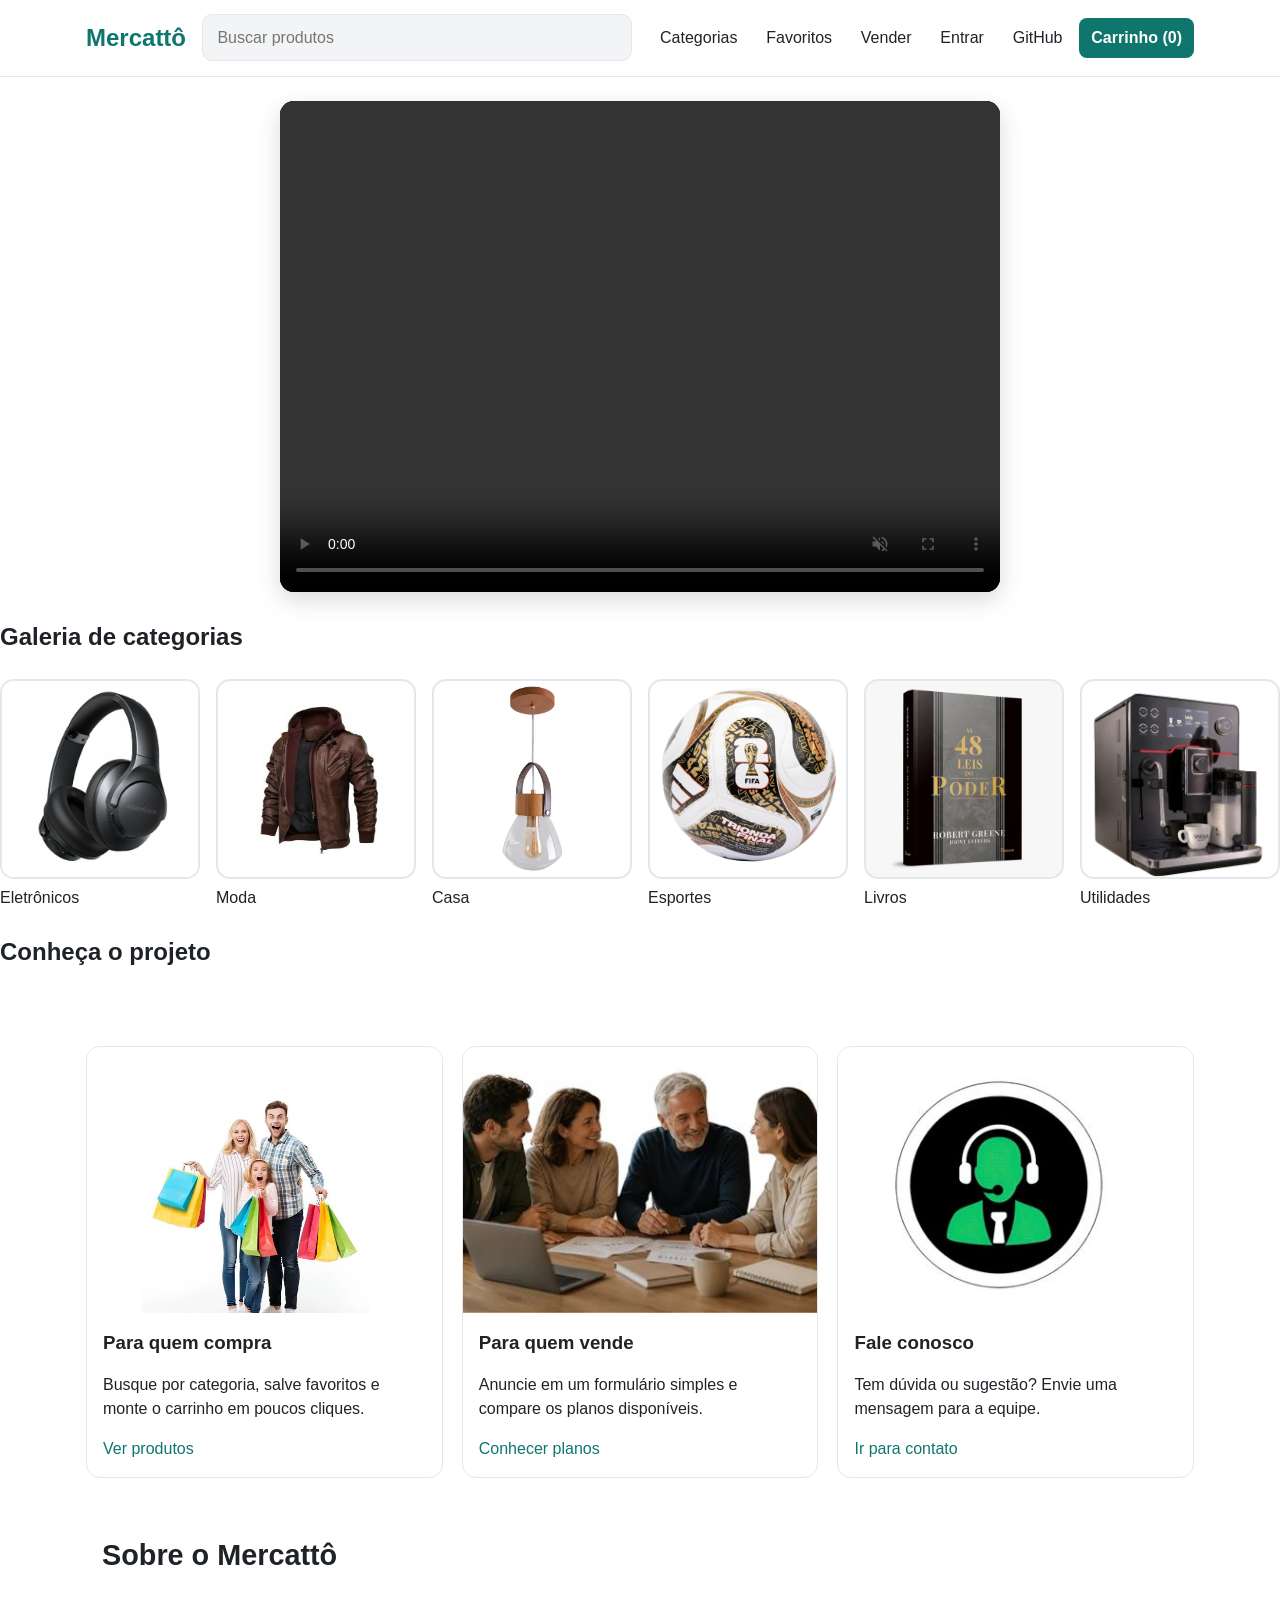
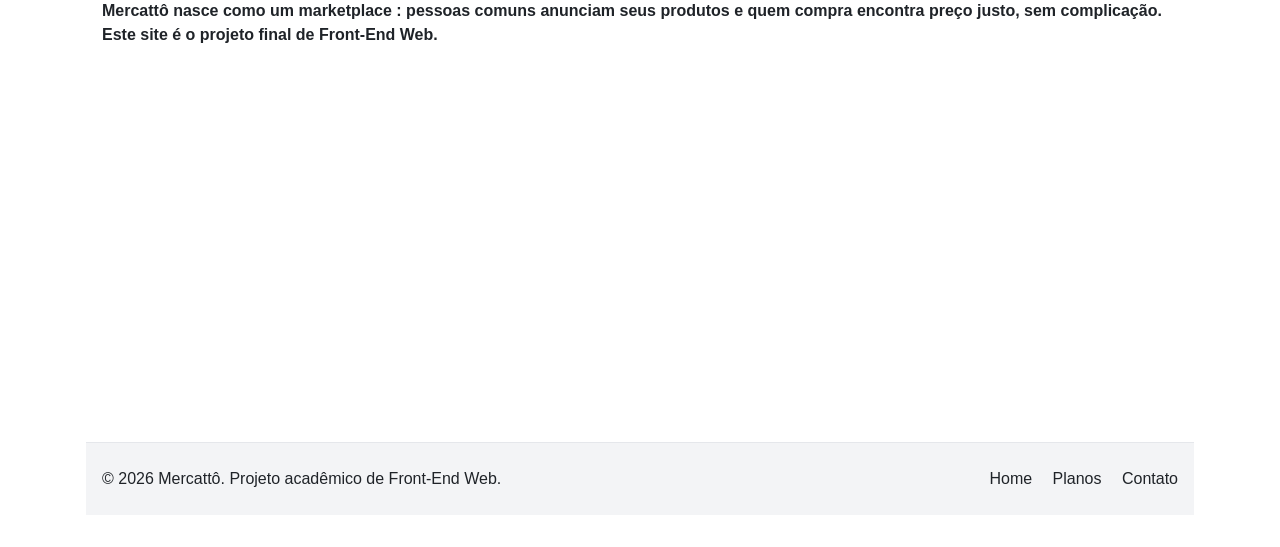
<file: apresentacao.html>
<!DOCTYPE html>
<!-- Mercadinho - home.html - Apresentacao do projeto com galeria, video e audio -->
<html lang="pt-BR">
<head>
    <meta charset="UTF-8">
    <meta name="viewport" content="width=device-width, initial-scale=1">
    <title>Home | Mercattô</title>
    <link rel="icon" href="img/mercattô-favicon.jpg" type="image/svg+xml">
    <link rel="stylesheet" href="css/puro.css">
</head>
<body data-pagina="home">
    <header class="p-barra">
        <div class="p-container p-barra-fluxo">
            <a class="p-marca" href="index.html">Mercattô</a>
            <button class="p-toggler" id="botaoMenu" type="button" aria-label="Abrir menu" aria-expanded="false">&#9776;</button>
            <form class="p-busca" id="formBusca" role="search">
                <input class="p-campo" type="search" id="campoBusca" placeholder="Buscar produtos" aria-label="Buscar produtos">
            </form>
            <nav class="p-menu" id="menu" aria-label="Principal">
                <a href="produtos.html">Categorias</a>
                <a href="favoritos.html">Favoritos</a>
                <a href="vender.html">Vender</a>
                <a id="linkEntrar" href="entrar.html">Entrar</a>
                <a href="https://github.com" target="_blank" rel="noopener">GitHub</a>
                <a class="p-carrinho" href="carrinho.html">Carrinho (<span id="contador">0</span>)</a>
            </nav>
        </div>
        
</div>
    </header>
    <section class="p-video" aria-label="Vídeo de apresentação do Mercattô">
        <div class="p-container">
            <div class="p-video-caixa">
                <video id="video_family" controls autoplay muted playsinline preload="metadata">
                    <source src="video/MERCATTÔ.mp4" type="video/mp4">
                    Seu navegador não suporta vídeo.
                </video>
            </div>
        </div>
    </section>
    <!--<img src="img/Nova pasta/OfertasdoMercatto.jpg" alt="banner de venda"> -->
    <h2>Galeria de categorias</h2>
            <p id="legendaGaleria"></p>
            <section class="p-galeria" id="galeria" aria-label="Galeria">
                <figure><img src="img/Nova pasta/foneanker.svg" alt="Fone"><figcaption>Eletrônicos</figcaption></figure>
                <figure><img src="img/Nova pasta/couro2.jpg" alt="Jaqueta"><figcaption>Moda</figcaption></figure>
                <figure><img src="img/Nova pasta/luminaria.webp" alt="Luminária"><figcaption>Casa</figcaption></figure>
               <figure><img src="img/Nova pasta/bolacopa.jpg" alt="Bola de futebol"><figcaption>Esportes</figcaption></figure>
                <figure><img src="img/Nova pasta/48leisdopoder.jpg" alt="Livro"><figcaption>Livros</figcaption></figure>
                <figure><img src="img/Nova pasta/cafeteira.jpg" alt="Cafeteira"><figcaption>Utilidades</figcaption></figure>
            </section>
            <h2>Conheça o projeto</h2>
            <!--<section class="p-midia">
                <div>
                   <p>Ouça a mensagem de boas-vindas:</p>
                    <audio controls preload="metadata">
                        <source src="audio/boas-vindas.wav" type="audio/wav">
                        Seu navegador não suporta áudio.
                    </audio>
                    <p>Visitas a esta página neste navegador: <strong id="visitas">0</strong></p>
                   </div> -->
                   <main class="p-principal">
        <div class="p-container">
            <section class="p-cartoes" aria-label="Pilares do projeto">
                <article class="p-cartao">
                    <img src="img/Nova pasta/familia.jpg"alt="familia_compras">
                    <div>
                        <h3>Para quem compra</h3>
                        <p>Busque por categoria, salve favoritos e monte o carrinho em poucos cliques.</p>
                        <a href="produtos.html">Ver produtos</a>
                    </div>
                </article>
                <article class="p-cartao">
                    <img src="img/Nova pasta/negociacao.jpg" alt="Caixa de som">
                    <div>
                        <h3>Para quem vende</h3>
                        <p>Anuncie em um formulário simples e compare os planos disponíveis.</p>
                        <a href="planos.html">Conhecer planos</a>
                    </div>
                </article>
                <article class="p-cartao">
                    <img src="img/Nova pasta/suporte.jpg" alt="suporte">
                    <div>
                        <h3>Fale conosco</h3>
                        <p>Tem dúvida ou sugestão? Envie uma mensagem para a equipe.</p>
                        <a href="contato.html">Ir para contato</a>
                    </div>
                </article>
            </section>
                   <main class="p-principal">
        <div class="p-container">
            <h1 class="p-titulo">Sobre o Mercattô</h1>
            <h4> Mercattô nasce como um marketplace : pessoas comuns anunciam seus produtos e quem compra encontra preço justo, sem complicação. Este site é o projeto final de Front-End Web. </h4>
            </section>
        </div>
    </main>
    <footer class="p-rodape">
        <div class="p-container p-rodape-fluxo">
            <p style="margin: 0;">&copy; 2026 Mercattô. Projeto acadêmico de Front-End Web.</p>
            <nav aria-label="Rodapé">
                <a href="home.html">Home</a>
                <a href="planos.html">Planos</a>
                <a href="contato.html">Contato</a>
            </nav>
        </div>
    </footer>
    <script src="js/puro.js"></script>
</body>
</html>
</file>
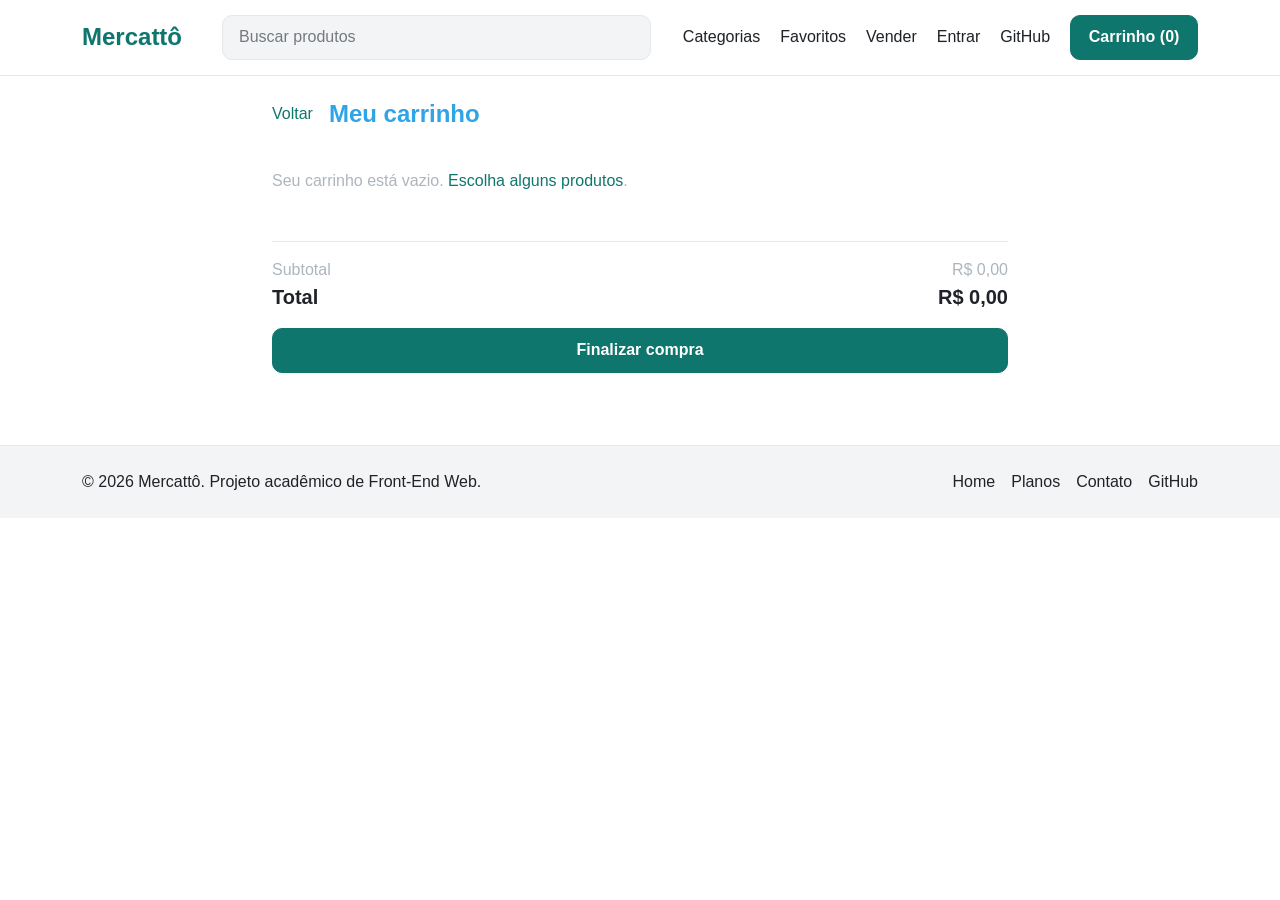
<file: carrinho.html>
<!DOCTYPE html>
<!-- Mercadinho - carrinho.html - Carrinho de compras com quantidades e total -->
<html lang="pt-BR">
<head>
    <meta charset="UTF-8">
    <meta name="viewport" content="width=device-width, initial-scale=1">
    <title>Carrinho | Mercattô</title>
    <link rel="icon" href="img/mercattô-favicon.jpg" type="image/svg+xml">
    <link rel="stylesheet" href="css/bootstrap.min.css">
    <link rel="stylesheet" href="css/estilo.css">
</head>
<body data-pagina="carrinho">
    <header>
        <nav class="navbar navbar-expand-lg barra">
            <div class="container">
                <a class="navbar-brand marca" href="index.html">Mercattô</a>
                <button class="navbar-toggler" type="button" data-bs-toggle="collapse" data-bs-target="#menu" aria-controls="menu" aria-expanded="false" aria-label="Abrir menu">
                    <span class="navbar-toggler-icon"></span>
                </button>
                <div class="collapse navbar-collapse" id="menu">
                    <form class="busca flex-grow-1 my-2 my-lg-0 mx-lg-4" id="formBusca" role="search">
                        <input class="form-control" type="search" id="campoBusca" placeholder="Buscar produtos" aria-label="Buscar produtos">
                    </form>
                    <ul class="navbar-nav align-items-lg-center gap-lg-1">
                        <li class="nav-item"><a class="nav-link" href="produtos.html">Categorias</a></li>
                        <li class="nav-item"><a class="nav-link" href="favoritos.html">Favoritos</a></li>
                        <li class="nav-item"><a class="nav-link" href="vender.html">Vender</a></li>
                        <li class="nav-item"><a class="nav-link" id="linkEntrar" href="entrar.html">Entrar</a></li>
                        <li class="nav-item"><a class="nav-link" href="https://github.com" target="_blank" rel="noopener">GitHub</a></li>
                        <li class="nav-item"><a class="btn btn-verde ms-lg-2 mt-2 mt-lg-0" href="carrinho.html">Carrinho (<span class="contador-carrinho">0</span>)</a></li>
                    </ul>
                </div>
            </div>
        </nav>
    </header>
    <main class="container py-4" style="max-width: 760px;">
        <div class="d-flex align-items-center gap-3 mb-3">
            <a href="produtos.html">Voltar</a>
            <h1 class="h4 fw-bold mb-0">Meu carrinho</h1>
        </div>
        <div id="alertas"></div>
        <section id="listaCarrinho" aria-live="polite"></section>
        <section class="resumo">
            <div class="d-flex justify-content-between text-secondary"><span>Subtotal</span><span id="subtotal">R$ 0,00</span></div>
            <div class="d-flex justify-content-between fs-5 fw-bold mb-3"><span>Total</span><span id="total">R$ 0,00</span></div>
            <button type="button" class="btn btn-verde w-100" id="btnFinalizar">Finalizar compra</button>
        </section>
    </main>
    <footer class="rodape mt-5 py-4">
        <div class="container d-flex flex-column flex-md-row justify-content-between gap-3">
            <p class="mb-0">&copy; 2026 Mercattô. Projeto acadêmico de Front-End Web.</p>
            <nav class="d-flex flex-wrap gap-3" aria-label="Rodapé">
                <a href="home.html">Home</a>
                <a href="planos.html">Planos</a>
                <a href="contato.html">Contato</a>
                <a href="https://github.com" target="_blank" rel="noopener">GitHub</a>
            </nav>
        </div>
    </footer>
    <script src="js/bootstrap.bundle.min.js"></script>
    <script src="js/dados.js"></script>
    <script src="js/app.js"></script>
</body>
</html>
</file>
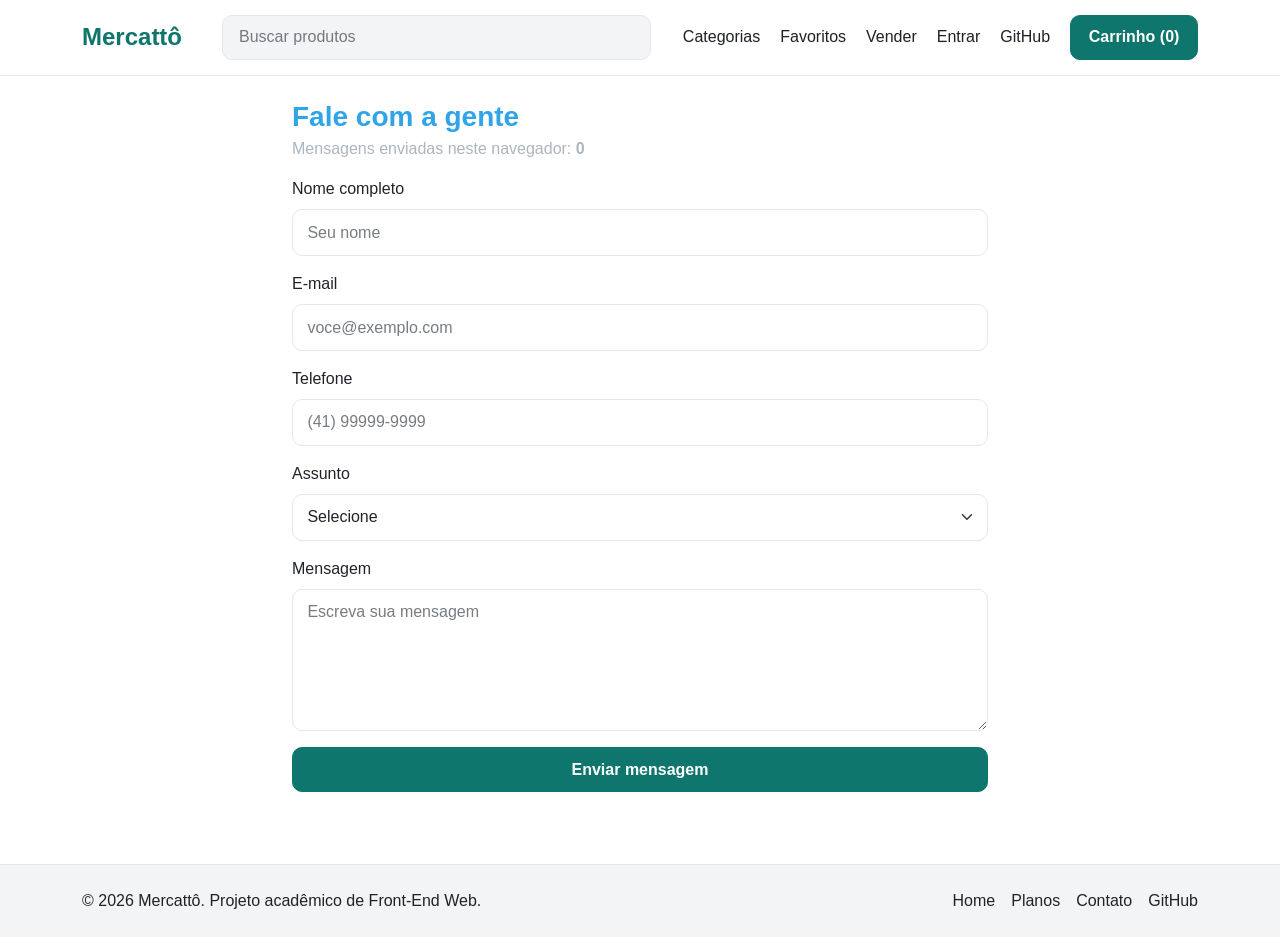
<file: contato.html>
<!DOCTYPE html>
<!-- Mercadinho - contato.html - Formulario de contato com validacoes nativas -->
<html lang="pt-BR">
<head>
    <meta charset="UTF-8">
    <meta name="viewport" content="width=device-width, initial-scale=1">
    <title>Contato | Mercadinho</title>
    <link rel="icon" href="img/mercattô-favicon.jpg" type="image/svg+xml">
    <link rel="stylesheet" href="css/bootstrap.min.css">
    <link rel="stylesheet" href="css/estilo.css">
</head>
<body data-pagina="contato">
    <header>
        <nav class="navbar navbar-expand-lg barra">
            <div class="container">
                <a class="navbar-brand marca" href="index.html">Mercattô</a>
                <button class="navbar-toggler" type="button" data-bs-toggle="collapse" data-bs-target="#menu" aria-controls="menu" aria-expanded="false" aria-label="Abrir menu">
                    <span class="navbar-toggler-icon"></span>
                </button>
                <div class="collapse navbar-collapse" id="menu">
                    <form class="busca flex-grow-1 my-2 my-lg-0 mx-lg-4" id="formBusca" role="search">
                        <input class="form-control" type="search" id="campoBusca" placeholder="Buscar produtos" aria-label="Buscar produtos">
                    </form>
                    <ul class="navbar-nav align-items-lg-center gap-lg-1">
                        <li class="nav-item"><a class="nav-link" href="produtos.html">Categorias</a></li>
                        <li class="nav-item"><a class="nav-link" href="favoritos.html">Favoritos</a></li>
                        <li class="nav-item"><a class="nav-link" href="vender.html">Vender</a></li>
                        <li class="nav-item"><a class="nav-link" id="linkEntrar" href="entrar.html">Entrar</a></li>
                        <li class="nav-item"><a class="nav-link" href="https://github.com" target="_blank" rel="noopener">GitHub</a></li>
                        <li class="nav-item"><a class="btn btn-verde ms-lg-2 mt-2 mt-lg-0" href="carrinho.html">Carrinho (<span class="contador-carrinho">0</span>)</a></li>
                    </ul>
                </div>
            </div>
        </nav>
    </header>
    <main class="container py-4" style="max-width: 720px;">
        <h1 class="h3 fw-bold mb-1">Fale com a gente</h1>
        <p class="text-secondary">Mensagens enviadas neste navegador: <strong id="totalMensagens">0</strong></p>
        <div id="alertas"></div>
        <form id="formContato" novalidate>
            <div class="mb-3">
                <label for="nome" class="form-label">Nome completo</label>
                <input type="text" class="form-control" id="nome" placeholder="Seu nome" required minlength="3" pattern="[A-Za-zÀ-ÿ ]{3,}" title="Use apenas letras, com no mínimo 3 caracteres">
            </div>
            <div class="mb-3">
                <label for="email" class="form-label">E-mail</label>
                <input type="email" class="form-control" id="email" placeholder="voce@exemplo.com" required>
            </div>
            <div class="mb-3">
                <label for="telefone" class="form-label">Telefone</label>
                <input type="text" class="form-control" id="telefone" placeholder="(41) 99999-9999" required pattern="\(?\d{2}\)?\s?\d{4,5}-?\d{4}" title="Digite o telefone com DDD">
            </div>
            <div class="mb-3">
                <label for="assunto" class="form-label">Assunto</label>
                <select class="form-select" id="assunto" required>
                    <option value="">Selecione</option>
                    <option>Dúvida sobre um pedido</option>
                    <option>Quero vender no Mercattô</option>
                    <option>Sugestão</option>
                    <option>Problema no site</option>
                </select>
            </div>
            <div class="mb-3">
                <label for="mensagem" class="form-label">Mensagem</label>
                <textarea class="form-control" id="mensagem" rows="5" placeholder="Escreva sua mensagem" required minlength="10"></textarea>
            </div>
            <button type="submit" class="btn btn-verde w-100">Enviar mensagem</button>
        </form>
    </main>
    <footer class="rodape mt-5 py-4">
        <div class="container d-flex flex-column flex-md-row justify-content-between gap-3">
            <p class="mb-0">&copy; 2026 Mercattô. Projeto acadêmico de Front-End Web.</p>
            <nav class="d-flex flex-wrap gap-3" aria-label="Rodapé">
                <a href="home.html">Home</a>
                <a href="planos.html">Planos</a>
                <a href="contato.html">Contato</a>
                <a href="https://github.com" target="_blank" rel="noopener">GitHub</a>
            </nav>
        </div>
    </footer>
    <script src="js/bootstrap.bundle.min.js"></script>
    <script src="js/dados.js"></script>
    <script src="js/app.js"></script>
</body>
</html>
</file>
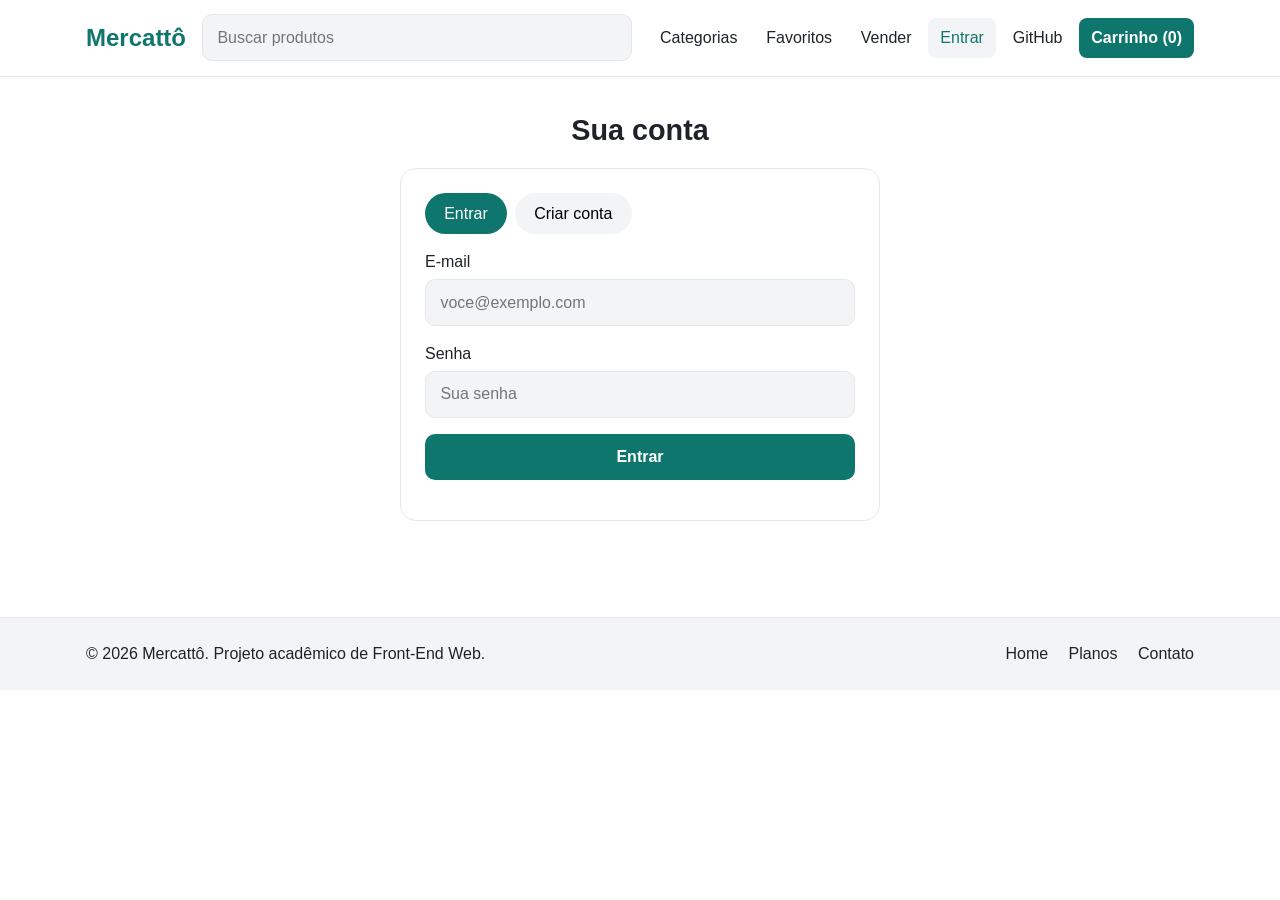
<file: entrar.html>
<!DOCTYPE html>
<!-- Mercadinho - entrar.html - Login e cadastro de usuarios com localStorage -->
<html lang="pt-BR">
<head>
    <meta charset="UTF-8">
    <meta name="viewport" content="width=device-width, initial-scale=1">
    <title>Entrar | Mercattô</title>
    <link rel="icon" href="img/mercattô-favicon.jpg" type="image/svg+xml">
    <link rel="stylesheet" href="css/puro.css">
</head>
<body data-pagina="entrar">
    <header class="p-barra">
        <div class="p-container p-barra-fluxo">
            <a class="p-marca" href="index.html">Mercattô</a>
            <button class="p-toggler" id="botaoMenu" type="button" aria-label="Abrir menu" aria-expanded="false">&#9776;</button>
            <form class="p-busca" id="formBusca" role="search">
                <input class="p-campo" type="search" id="campoBusca" placeholder="Buscar produtos" aria-label="Buscar produtos">
            </form>
            <nav class="p-menu" id="menu" aria-label="Principal">
                <a href="produtos.html">Categorias</a>
                <a href="favoritos.html">Favoritos</a>
                <a href="vender.html">Vender</a>
                <a id="linkEntrar" class="ativo" href="entrar.html">Entrar</a>
                <a href="https://github.com" target="_blank" rel="noopener">GitHub</a>
                <a class="p-carrinho" href="carrinho.html">Carrinho (<span id="contador">0</span>)</a>
            </nav>
        </div>
    </header>
    <main class="p-principal">
        <div class="p-container">
            <h1 class="p-titulo" style="text-align: center;">Sua conta</h1>
            <div class="p-painel">
                <div id="mensagem" class="p-alerta p-oculto" role="status"></div>
                <div class="p-abas" id="abas">
                    <button class="p-aba ativa" type="button" data-alvo="entrar">Entrar</button>
                    <button class="p-aba" type="button" data-alvo="cadastro">Criar conta</button>
                </div>
                <form id="formEntrar">
                    <label class="p-rotulo" for="loginEmail">E-mail</label>
                    <input class="p-campo" type="email" id="loginEmail" placeholder="voce@exemplo.com" required>
                    <label class="p-rotulo" for="loginSenha">Senha</label>
                    <input class="p-campo" type="password" id="loginSenha" placeholder="Sua senha" required minlength="6">
                    <p><button class="p-botao" type="submit" style="width: 100%;">Entrar</button></p>
                </form>
                <form id="formCadastro" class="p-oculto">
                    <label class="p-rotulo" for="cadNome">Nome completo</label>
                    <input class="p-campo" type="text" id="cadNome" placeholder="Seu nome" required minlength="3" pattern="[A-Za-zÀ-ÿ ]{3,}" title="Use apenas letras, com no mínimo 3 caracteres">
                    <label class="p-rotulo" for="cadEmail">E-mail</label>
                    <input class="p-campo" type="email" id="cadEmail" placeholder="voce@exemplo.com" required>
                    <label class="p-rotulo" for="cadSenha">Senha</label>
                    <input class="p-campo" type="password" id="cadSenha" placeholder="Mínimo de 6 caracteres" required minlength="6">
                    <p><button class="p-botao" type="submit" style="width: 100%;">Criar conta</button></p>
                </form>
                <div id="sessao" class="p-oculto">
                    <p>Você está conectado como <strong id="nomeSessao"></strong>.</p>
                    <button class="p-botao p-botao-perigo" type="button" id="botaoSair">Sair da conta</button>
                </div>
            </div>
        </div>
    </main>
    <footer class="p-rodape">
        <div class="p-container p-rodape-fluxo">
            <p style="margin: 0;">&copy; 2026 Mercattô. Projeto acadêmico de Front-End Web.</p>
            <nav aria-label="Rodapé">
                <a href="home.html">Home</a>
                <a href="planos.html">Planos</a>
                <a href="contato.html">Contato</a>
            </nav>
        </div>
    </footer>
    <script src="js/puro.js"></script>
</body>
</html>
</file>
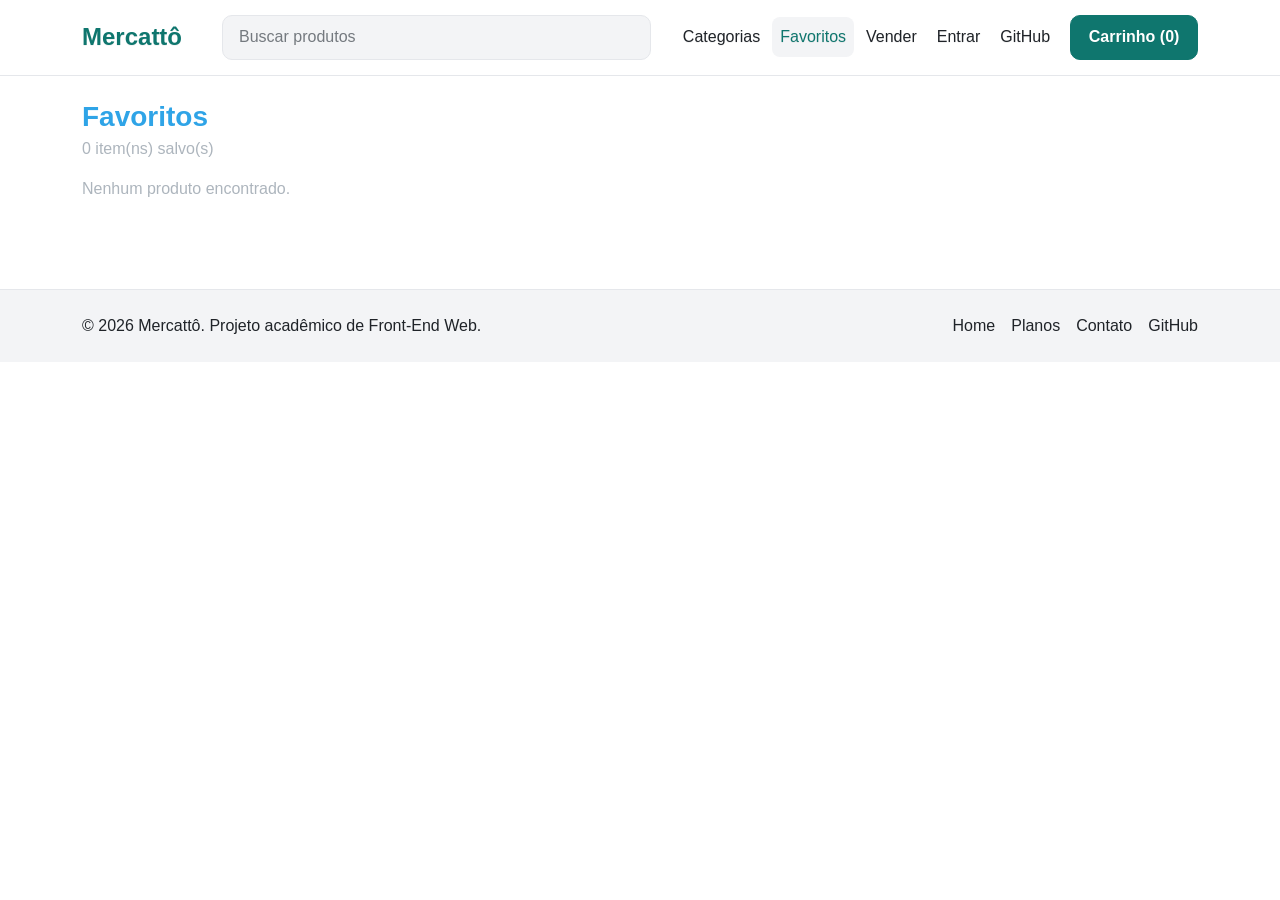
<file: favoritos.html>
<!DOCTYPE html>
<!-- Mercadinho - favoritos.html - Lista de produtos salvos pelo usuario -->
<html lang="pt-BR">
<head>
    <meta charset="UTF-8">
    <meta name="viewport" content="width=device-width, initial-scale=1">
    <title>Favoritos | Mercattô</title>
    <link rel="icon" href="img/mercattô-favicon.jpg" type="image/svg+xml">
    <link rel="stylesheet" href="css/bootstrap.min.css">
    <link rel="stylesheet" href="css/estilo.css">
</head>
<body data-pagina="favoritos">
    <header>
        <nav class="navbar navbar-expand-lg barra">
            <div class="container">
                <a class="navbar-brand marca" href="index.html">Mercattô</a>
                <button class="navbar-toggler" type="button" data-bs-toggle="collapse" data-bs-target="#menu" aria-controls="menu" aria-expanded="false" aria-label="Abrir menu">
                    <span class="navbar-toggler-icon"></span>
                </button>
                <div class="collapse navbar-collapse" id="menu">
                    <form class="busca flex-grow-1 my-2 my-lg-0 mx-lg-4" id="formBusca" role="search">
                        <input class="form-control" type="search" id="campoBusca" placeholder="Buscar produtos" aria-label="Buscar produtos">
                    </form>
                    <ul class="navbar-nav align-items-lg-center gap-lg-1">
                        <li class="nav-item"><a class="nav-link" href="produtos.html">Categorias</a></li>
                        <li class="nav-item"><a class="nav-link active" href="favoritos.html">Favoritos</a></li>
                        <li class="nav-item"><a class="nav-link" href="vender.html">Vender</a></li>
                        <li class="nav-item"><a class="nav-link" id="linkEntrar" href="entrar.html">Entrar</a></li>
                        <li class="nav-item"><a class="nav-link" href="https://github.com" target="_blank" rel="noopener">GitHub</a></li>
                        <li class="nav-item"><a class="btn btn-verde ms-lg-2 mt-2 mt-lg-0" href="carrinho.html">Carrinho (<span class="contador-carrinho">0</span>)</a></li>
                    </ul>
                </div>
            </div>
        </nav>
    </header>
    <main class="container py-4">
        <h1 class="h3 fw-bold mb-1">Favoritos</h1>
        <p class="text-secondary mb-3" id="contagem"></p>
        <div class="row row-cols-2 row-cols-md-3 row-cols-lg-4 g-3" id="listaFavoritos"></div>
    </main>
    <footer class="rodape mt-5 py-4">
        <div class="container d-flex flex-column flex-md-row justify-content-between gap-3">
            <p class="mb-0">&copy; 2026 Mercattô. Projeto acadêmico de Front-End Web.</p>
            <nav class="d-flex flex-wrap gap-3" aria-label="Rodapé">
                <a href="home.html">Home</a>
                <a href="planos.html">Planos</a>
                <a href="contato.html">Contato</a>
                <a href="https://github.com" target="_blank" rel="noopener">GitHub</a>
            </nav>
        </div>
    </footer>
    <script src="js/bootstrap.bundle.min.js"></script>
    <script src="js/dados.js"></script>
    <script src="js/app.js"></script>
</body>
</html>
</file>
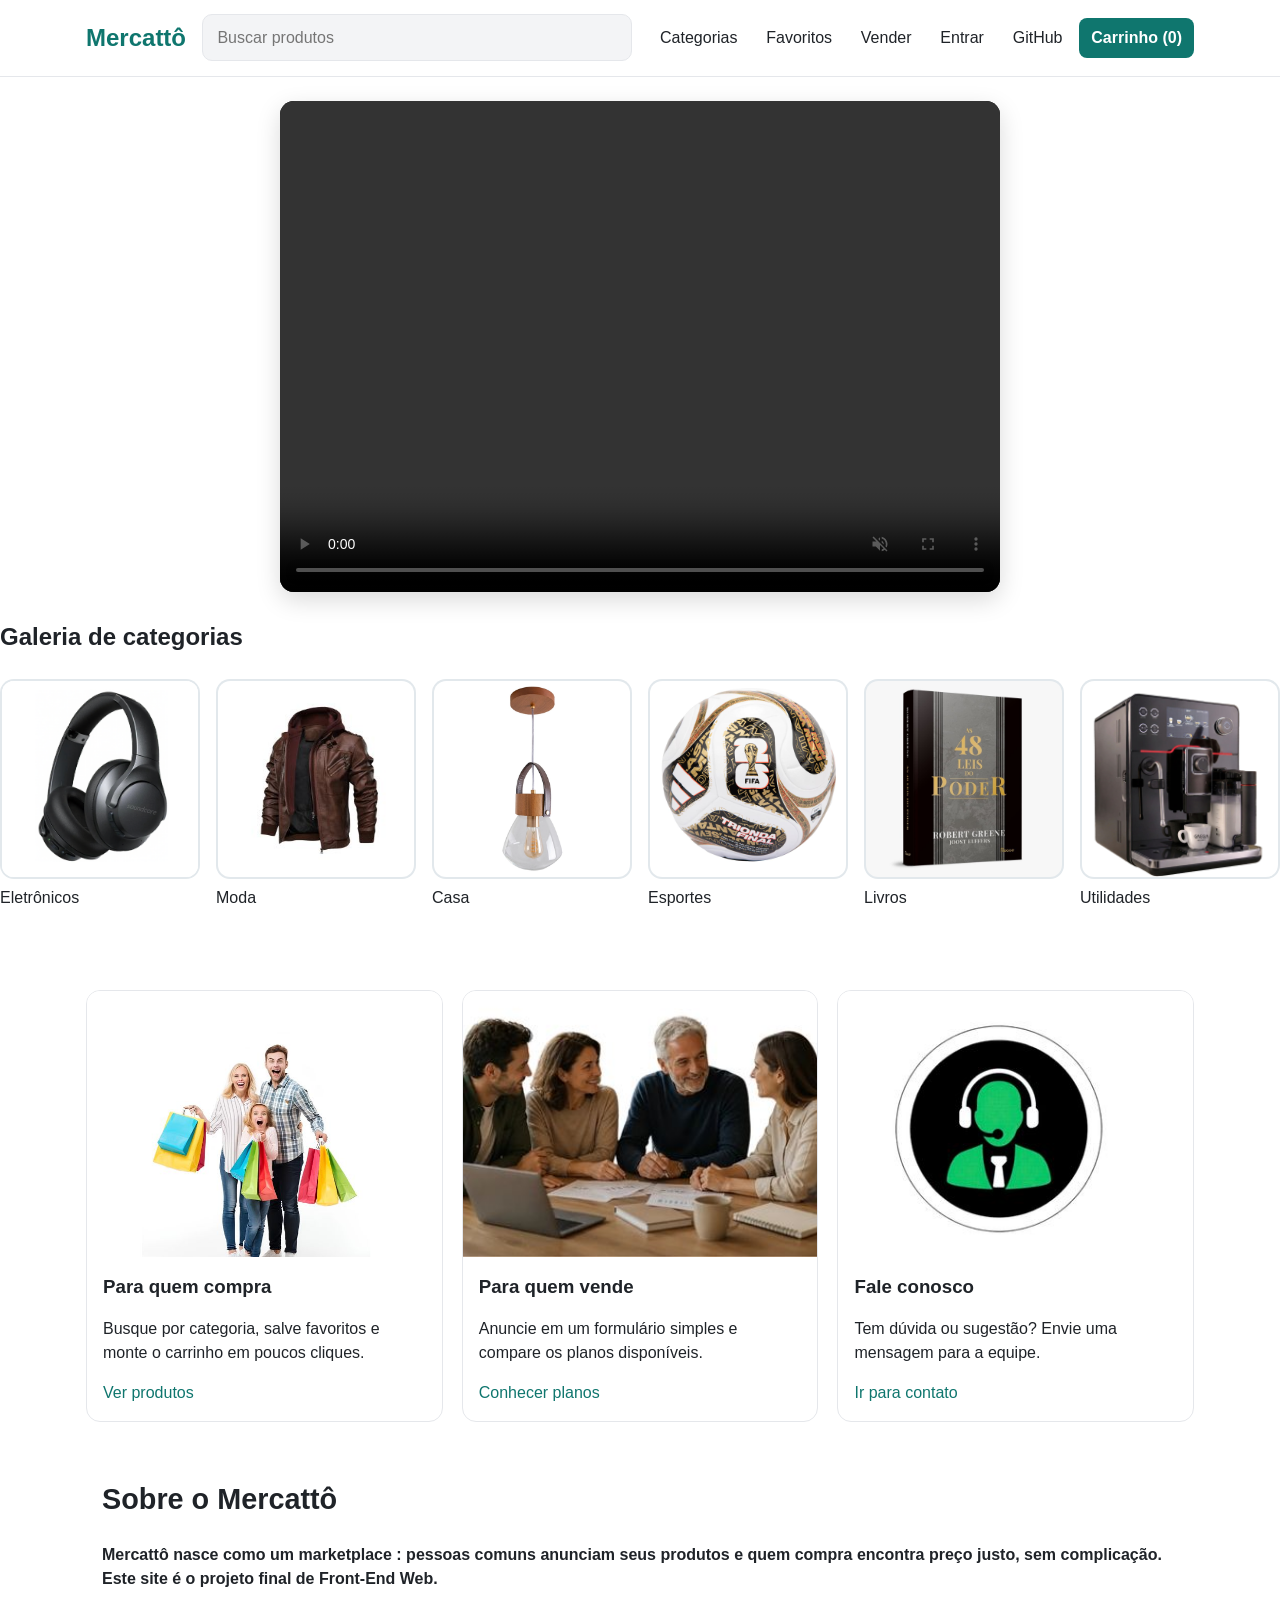
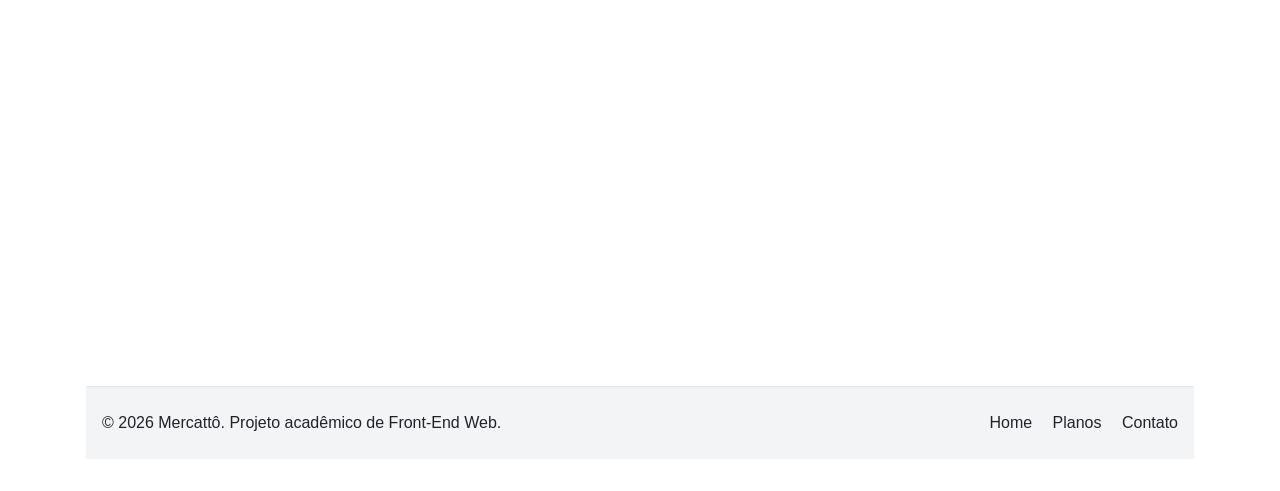
<file: home.html>
<!DOCTYPE html>
<!-- Mercadinho - home.html - Apresentacao do projeto com galeria, video e audio -->
<html lang="pt-BR">
<head>
    <meta charset="UTF-8">
    <meta name="viewport" content="width=device-width, initial-scale=1">
    <title>Home | Mercattô</title>
    <link rel="icon" href="img/mercattô-favicon.jpg" type="image/svg+xml">
    <link rel="stylesheet" href="css/puro.css">
</head>
<body data-pagina="home">
    <header class="p-barra">
        <div class="p-container p-barra-fluxo">
            <a class="p-marca" href="index.html">Mercattô</a>
            <button class="p-toggler" id="botaoMenu" type="button" aria-label="Abrir menu" aria-expanded="false">&#9776;</button>
            <form class="p-busca" id="formBusca" role="search">
                <input class="p-campo" type="search" id="campoBusca" placeholder="Buscar produtos" aria-label="Buscar produtos">
            </form>
            <nav class="p-menu" id="menu" aria-label="Principal">
                <a href="produtos.html">Categorias</a>
                <a href="favoritos.html">Favoritos</a>
                <a href="vender.html">Vender</a>
                <a id="linkEntrar" href="entrar.html">Entrar</a>
                <a href="https://github.com" target="_blank" rel="noopener">GitHub</a>
                <a class="p-carrinho" href="carrinho.html">Carrinho (<span id="contador">0</span>)</a>
            </nav>
        </div>
        
</div>
    </header>
    <section class="p-video" aria-label="Vídeo de apresentação do Mercattô">
        <div class="p-container">
            <div class="p-video-caixa">
                <video id="video_family" controls autoplay muted playsinline preload="metadata">
                    <source src="video/MERCATTÔ.mp4" type="video/mp4">
                    Seu navegador não suporta vídeo.
                </video>
            </div>
        </div>
    </section>
    <!-- <img src="img/Nova pasta/OfertasdoMercatto.jpg" alt="banner venda"> -->
    <h2>Galeria de categorias</h2>
            <p id="legendaGaleria"></p>
            <section class="p-galeria" id="galeria" aria-label="Galeria">
                <figure><img src="img/Nova pasta/foneanker.svg" alt="Fone"><figcaption>Eletrônicos</figcaption></figure>
                <figure><img src="img/Nova pasta/couro2.jpg" alt="Jaqueta"><figcaption>Moda</figcaption></figure>
                <figure><img src="img/Nova pasta/luminaria.webp" alt="Luminária"><figcaption>Casa</figcaption></figure>
                <figure><img src="img/Nova pasta/bolacopa.jpg" alt="Bola"><figcaption>Esportes</figcaption></figure>
                <figure><img src="img/Nova pasta/48leisdopoder.jpg" alt="Livro"><figcaption>Livros</figcaption></figure>
                <figure><img src="img/Nova pasta/cafeteira.jpg" alt="Cafeteira"><figcaption>Utilidades</figcaption></figure>
            </section>
            <!--<h2>Conheça o projeto</h2> -->
            <!--<section class="p-midia">
                <div>
                   <p>Ouça a mensagem de boas-vindas:</p>
                    <audio controls preload="metadata">
                        <source src="audio/boas-vindas.wav" type="audio/wav">
                        Seu navegador não suporta áudio.
                    </audio>
                    <p>Visitas a esta página neste navegador: <strong id="visitas">0</strong></p>
                   </div> -->
                   <main class="p-principal">
        <div class="p-container">
            <section class="p-cartoes" aria-label="Pilares do projeto">
                <article class="p-cartao">
                    <img src="img/Nova pasta/familia.jpg"alt="familia_compras">
                    <div>
                        <h3>Para quem compra</h3>
                        <p>Busque por categoria, salve favoritos e monte o carrinho em poucos cliques.</p>
                        <a href="produtos.html">Ver produtos</a>
                    </div>
                </article>
                <article class="p-cartao">
                    <img src="img/Nova pasta/negociacao.jpg" alt="Caixa de som">
                    <div>
                        <h3>Para quem vende</h3>
                        <p>Anuncie em um formulário simples e compare os planos disponíveis.</p>
                        <a href="planos.html">Conhecer planos</a>
                    </div>
                </article>
                <article class="p-cartao">
                    <img src="img/Nova pasta/suporte.jpg" alt="suporte">
                    <div>
                        <h3>Fale conosco</h3>
                        <p>Tem dúvida ou sugestão? Envie uma mensagem para a equipe.</p>
                        <a href="contato.html">Ir para contato</a>
                    </div>
                </article>
            </section>
                   <main class="p-principal">
        <div class="p-container">
            <h1 class="p-titulo">Sobre o Mercattô</h1>
            <h4> Mercattô nasce como um marketplace : pessoas comuns anunciam seus produtos e quem compra encontra preço justo, sem complicação. Este site é o projeto final de Front-End Web. </h4>
            </section>
        </div>
    </main>
    <footer class="p-rodape">
        <div class="p-container p-rodape-fluxo">
            <p style="margin: 0;">&copy; 2026 Mercattô. Projeto acadêmico de Front-End Web.</p>
            <nav aria-label="Rodapé">
                <a href="home.html">Home</a>
                <a href="planos.html">Planos</a>
                <a href="contato.html">Contato</a>
            </nav>
        </div>
    </footer>
    <script src="js/puro.js"></script>
</body>
</html>
</file>
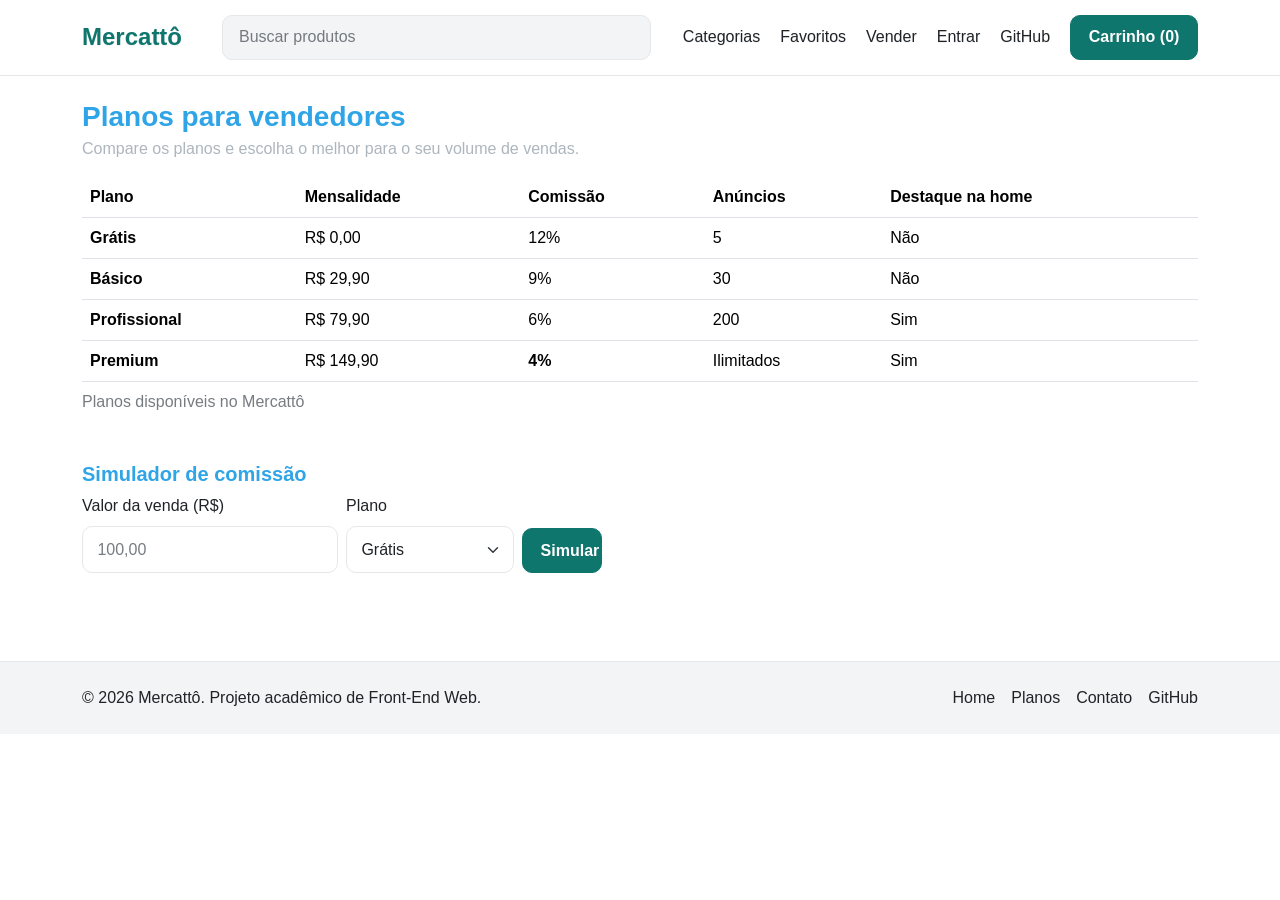
<file: planos.html>
<!DOCTYPE html>
<!-- Mercadinho - planos.html - Tabela de planos e simulador de comissao -->
<html lang="pt-BR">
<head>
    <meta charset="UTF-8">
    <meta name="viewport" content="width=device-width, initial-scale=1">
    <title>Planos para vendedores | Mercattô</title>
    <link rel="icon" href="img/mercattô-favicon.jpg" type="image/svg+xml">
    <link rel="stylesheet" href="css/bootstrap.min.css">
    <link rel="stylesheet" href="css/estilo.css">
    <style>
        .taxa-menor {
            color: #b91c1c;
            font-weight: 700;
        }
    </style>
</head>
<body data-pagina="planos">
    <header>
        <nav class="navbar navbar-expand-lg barra">
            <div class="container">
                <a class="navbar-brand marca" href="index.html">Mercattô</a>
                <button class="navbar-toggler" type="button" data-bs-toggle="collapse" data-bs-target="#menu" aria-controls="menu" aria-expanded="false" aria-label="Abrir menu">
                    <span class="navbar-toggler-icon"></span>
                </button>
                <div class="collapse navbar-collapse" id="menu">
                    <form class="busca flex-grow-1 my-2 my-lg-0 mx-lg-4" id="formBusca" role="search">
                        <input class="form-control" type="search" id="campoBusca" placeholder="Buscar produtos" aria-label="Buscar produtos">
                    </form>
                    <ul class="navbar-nav align-items-lg-center gap-lg-1">
                        <li class="nav-item"><a class="nav-link" href="produtos.html">Categorias</a></li>
                        <li class="nav-item"><a class="nav-link" href="favoritos.html">Favoritos</a></li>
                        <li class="nav-item"><a class="nav-link" href="vender.html">Vender</a></li>
                        <li class="nav-item"><a class="nav-link" id="linkEntrar" href="entrar.html">Entrar</a></li>
                        <li class="nav-item"><a class="nav-link" href="https://github.com" target="_blank" rel="noopener">GitHub</a></li>
                        <li class="nav-item"><a class="btn btn-verde ms-lg-2 mt-2 mt-lg-0" href="carrinho.html">Carrinho (<span class="contador-carrinho">0</span>)</a></li>
                    </ul>
                </div>
            </div>
        </nav>
    </header>
    <main class="container py-4">
        <h1 class="h3 fw-bold mb-1">Planos para vendedores</h1>
        <p class="text-secondary">Compare os planos e escolha o melhor para o seu volume de vendas.</p>
        <div class="table-responsive">
            <table class="table tabela-planos align-middle">
                <caption>Planos disponíveis no Mercattô</caption>
                <thead>
                    <tr><th scope="col">Plano</th><th scope="col">Mensalidade</th><th scope="col">Comissão</th><th scope="col">Anúncios</th><th scope="col">Destaque na home</th></tr>
                </thead>
                <tbody>
                    <tr><th scope="row">Grátis</th><td>R$ 0,00</td><td>12%</td><td>5</td><td>Não</td></tr>
                    <tr><th scope="row">Básico</th><td>R$ 29,90</td><td>9%</td><td>30</td><td>Não</td></tr>
                    <tr><th scope="row">Profissional</th><td>R$ 79,90</td><td>6%</td><td>200</td><td>Sim</td></tr>
                    <tr><th scope="row">Premium</th><td>R$ 149,90</td><td class="taxa-menor">4%</td><td>Ilimitados</td><td>Sim</td></tr>
                </tbody>
            </table>
        </div>
        <section class="mt-4" style="max-width: 520px;">
            <h2 class="h5 fw-bold">Simulador de comissão</h2>
            <form id="simulador" class="row g-2 align-items-end">
                <div class="col-sm-6">
                    <label for="valorVenda" class="form-label">Valor da venda (R$)</label>
                    <input type="number" class="form-control" id="valorVenda" placeholder="100,00" min="1" step="0.01">
                </div>
                <div class="col-sm-4">
                    <label for="planoEscolhido" class="form-label">Plano</label>
                    <select class="form-select" id="planoEscolhido">
                        <option value="gratis">Grátis</option>
                        <option value="basico">Básico</option>
                        <option value="profissional">Profissional</option>
                        <option value="premium">Premium</option>
                    </select>
                </div>
                <div class="col-sm-2"><button type="submit" class="btn btn-verde w-100">Simular</button></div>
            </form>
            <p class="mt-3 fw-semibold" id="resultado" aria-live="polite"></p>
        </section>
    </main>
    <footer class="rodape mt-5 py-4">
        <div class="container d-flex flex-column flex-md-row justify-content-between gap-3">
            <p class="mb-0">&copy; 2026 Mercattô. Projeto acadêmico de Front-End Web.</p>
            <nav class="d-flex flex-wrap gap-3" aria-label="Rodapé">
                <a href="home.html">Home</a>
                <a href="planos.html">Planos</a>
                <a href="contato.html">Contato</a>
                <a href="https://github.com" target="_blank" rel="noopener">GitHub</a>
            </nav>
        </div>
    </footer>
    <script src="js/bootstrap.bundle.min.js"></script>
    <script src="js/dados.js"></script>
    <script src="js/app.js"></script>
</body>
</html>
</file>
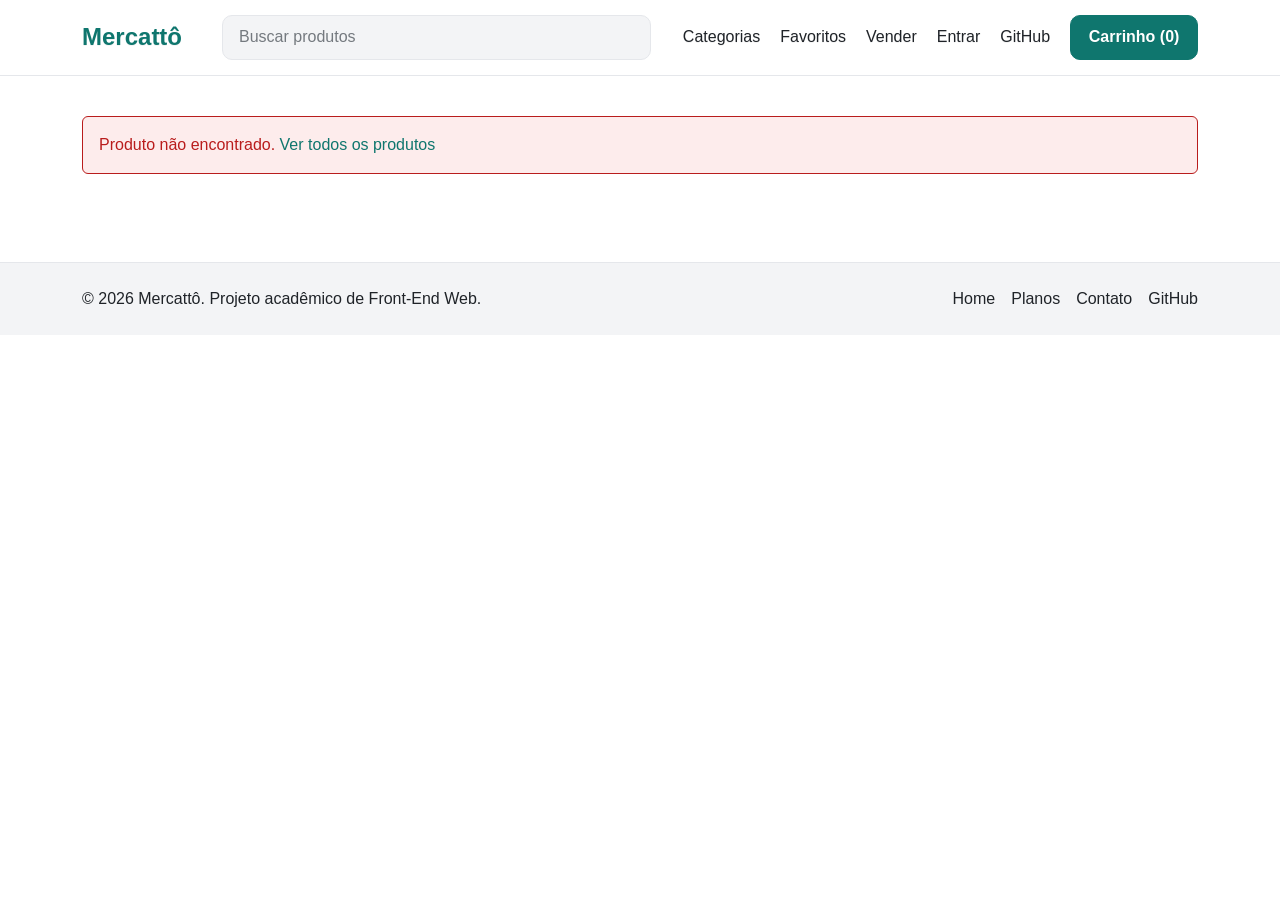
<file: produto.html>
<!DOCTYPE html>
<!-- Mercadinho - produto.html - Detalhes do produto com galeria, carrinho e favoritos -->
<html lang="pt-BR">
<head>
    <meta charset="UTF-8">
    <meta name="viewport" content="width=device-width, initial-scale=1">
    <title>Produto | Mercattô</title>
    <link rel="icon" href="img/mercattô-favicon.jpg" type="image/svg+xml">
    <link rel="stylesheet" href="css/bootstrap.min.css">
    <link rel="stylesheet" href="css/estilo.css">
</head>
<body data-pagina="produto">
    <header>
        <nav class="navbar navbar-expand-lg barra">
            <div class="container">
                <a class="navbar-brand marca" href="index.html">Mercattô</a>
                <button class="navbar-toggler" type="button" data-bs-toggle="collapse" data-bs-target="#menu" aria-controls="menu" aria-expanded="false" aria-label="Abrir menu">
                    <span class="navbar-toggler-icon"></span>
                </button>
                <div class="collapse navbar-collapse" id="menu">
                    <form class="busca flex-grow-1 my-2 my-lg-0 mx-lg-4" id="formBusca" role="search">
                        <input class="form-control" type="search" id="campoBusca" placeholder="Buscar produtos" aria-label="Buscar produtos">
                    </form>
                    <ul class="navbar-nav align-items-lg-center gap-lg-1">
                        <li class="nav-item"><a class="nav-link" href="produtos.html">Categorias</a></li>
                        <li class="nav-item"><a class="nav-link" href="favoritos.html">Favoritos</a></li>
                        <li class="nav-item"><a class="nav-link" href="vender.html">Vender</a></li>
                        <li class="nav-item"><a class="nav-link" id="linkEntrar" href="entrar.html">Entrar</a></li>
                        <li class="nav-item"><a class="nav-link" href="https://github.com" target="_blank" rel="noopener">GitHub</a></li>
                        <li class="nav-item"><a class="btn btn-verde ms-lg-2 mt-2 mt-lg-0" href="carrinho.html">Carrinho (<span class="contador-carrinho">0</span>)</a></li>
                    </ul>
                </div>
            </div>
        </nav>
    </header>
    <main class="container py-4">
        <div id="alertas"></div>
        <nav class="small text-secondary mb-3" id="trilha" aria-label="Você está em"></nav>
        <section id="detalhe"></section>
    </main>
    <footer class="rodape mt-5 py-4">
        <div class="container d-flex flex-column flex-md-row justify-content-between gap-3">
            <p class="mb-0">&copy; 2026 Mercattô. Projeto acadêmico de Front-End Web.</p>
            <nav class="d-flex flex-wrap gap-3" aria-label="Rodapé">
                <a href="home.html">Home</a>
                <a href="planos.html">Planos</a>
                <a href="contato.html">Contato</a>
                <a href="https://github.com" target="_blank" rel="noopener">GitHub</a>
            </nav>
        </div>
    </footer>
    <script src="js/bootstrap.bundle.min.js"></script>
    <script src="js/dados.js"></script>
    <script src="js/app.js"></script>
</body>
</html>
</file>
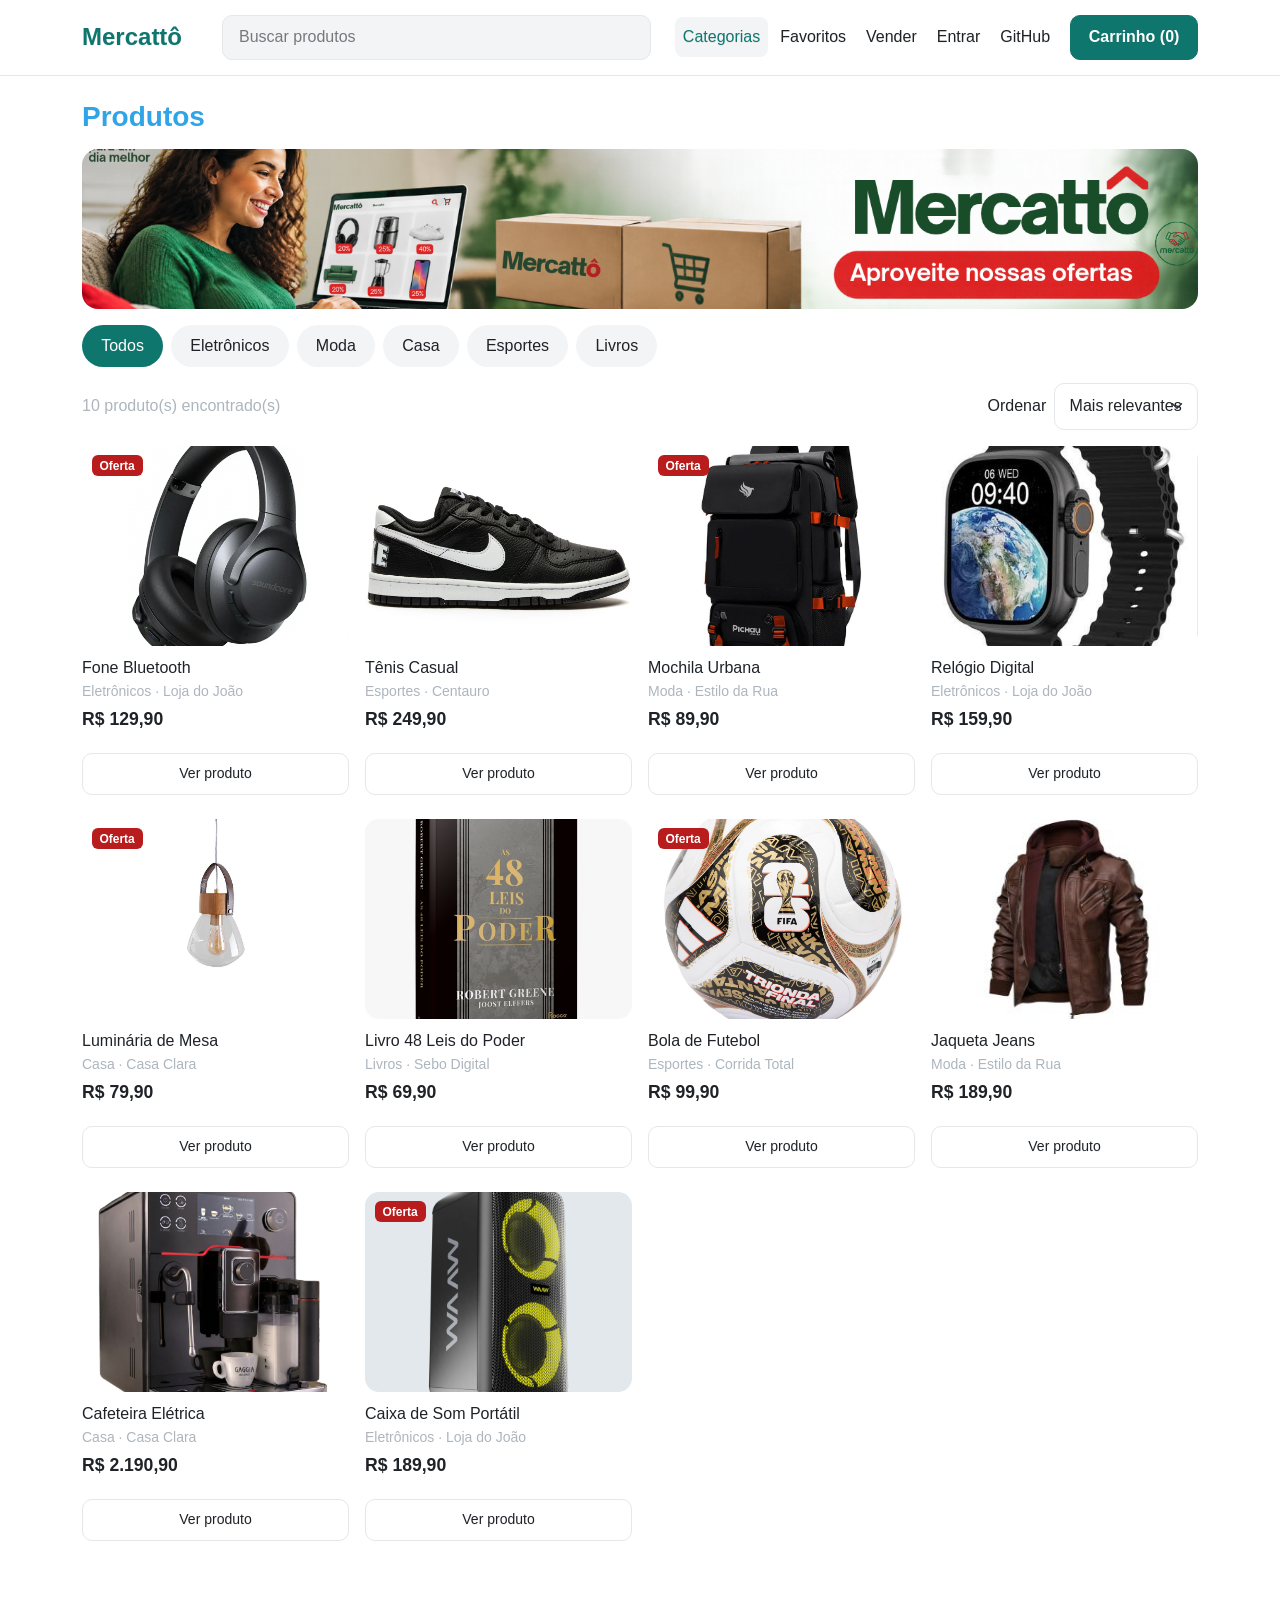
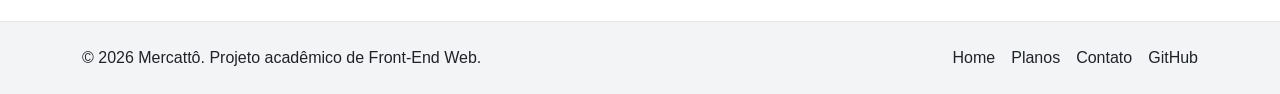
<file: produtos.html>
<!DOCTYPE html>
<!-- Mercadinho - produtos.html - Catalogo com busca, filtro por categoria e ordenacao -->
<html lang="pt-BR">
<head>
    <meta charset="UTF-8">
    <meta name="viewport" content="width=device-width, initial-scale=1">
    <title>Produtos | Mercattô </title>
    <link rel="icon" href="img/mercattô-favicon.jpg" type="image/svg+xml">
    <link rel="stylesheet" href="css/bootstrap.min.css">
    <link rel="stylesheet" href="css/estilo.css">
</head>
<body data-pagina="produtos">
    <header>
        <nav class="navbar navbar-expand-lg barra">
            <div class="container">
                <a class="navbar-brand marca" href="index.html">Mercattô</a>
                <button class="navbar-toggler" type="button" data-bs-toggle="collapse" data-bs-target="#menu" aria-controls="menu" aria-expanded="false" aria-label="Abrir menu">
                    <span class="navbar-toggler-icon"></span>
                </button>
                <div class="collapse navbar-collapse" id="menu">
                    <form class="busca flex-grow-1 my-2 my-lg-0 mx-lg-4" id="formBusca" role="search">
                        <input class="form-control" type="search" id="campoBusca" placeholder="Buscar produtos" aria-label="Buscar produtos">
                    </form>
                    <ul class="navbar-nav align-items-lg-center gap-lg-1">
                        <li class="nav-item"><a class="nav-link active" href="produtos.html">Categorias</a></li>
                        <li class="nav-item"><a class="nav-link" href="favoritos.html">Favoritos</a></li>
                        <li class="nav-item"><a class="nav-link" href="vender.html">Vender</a></li>
                        <li class="nav-item"><a class="nav-link" id="linkEntrar" href="entrar.html">Entrar</a></li>
                        <li class="nav-item"><a class="nav-link" href="https://github.com" target="_blank" rel="noopener">GitHub</a></li>
                        <li class="nav-item"><a class="btn btn-verde ms-lg-2 mt-2 mt-lg-0" href="carrinho.html">Carrinho (<span class="contador-carrinho">0</span>)</a></li>
                    </ul>
                </div>
            </div>
        </nav>
    </header>
    <main class="container py-4">
        <h1 class="h3 fw-bold mb-3">Produtos</h1>
        <a class="d-block mb-3" href="vender.html"><img class="banner" src="img/Nova pasta/OfertasdoMercatto.jpg" alt="Banner: venda seus produtos no Mercattô"></a>
        <section class="d-flex flex-wrap gap-2 mb-3" id="chips" aria-label="Categorias"></section>
        <div class="d-flex flex-column flex-sm-row justify-content-between align-items-sm-center gap-2 mb-3">
            <p class="mb-0 text-secondary" id="contagem"></p>
            <div class="d-flex align-items-center gap-2">
                <label for="ordenar" class="mb-0">Ordenar</label>
                <select class="form-select" id="ordenar">
                    <option value="relevancia">Mais relevantes</option>
                    <option value="menor">Menor preço</option>
                    <option value="maior">Maior preço</option>
                </select>
            </div>
        </div>
        <div class="row row-cols-2 row-cols-md-3 row-cols-lg-4 g-3" id="listaProdutos"></div>
    </main>
    <footer class="rodape mt-5 py-4">
        <div class="container d-flex flex-column flex-md-row justify-content-between gap-3">
            <p class="mb-0">&copy; 2026 Mercattô. Projeto acadêmico de Front-End Web.</p>
            <nav class="d-flex flex-wrap gap-3" aria-label="Rodapé">
                <a href="home.html">Home</a>
                <a href="planos.html">Planos</a>
                <a href="contato.html">Contato</a>
                <a href="https://github.com" target="_blank" rel="noopener">GitHub</a>
            </nav>
        </div>
    </footer>
    <script src="js/bootstrap.bundle.min.js"></script>
    <script src="js/dados.js"></script>
    <script src="js/app.js"></script>
</body>
</html>
</file>
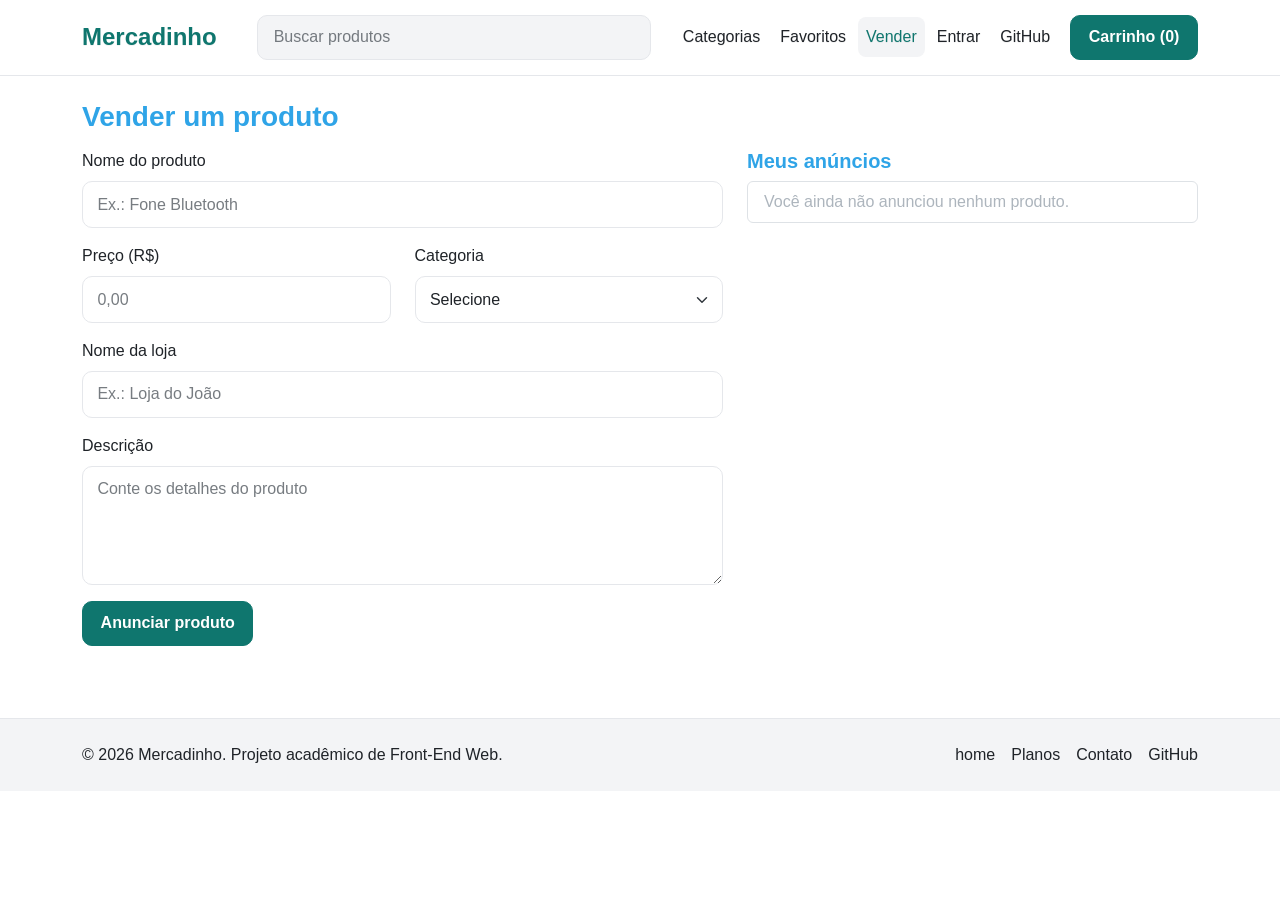
<file: vender.html>
<!DOCTYPE html>
<!-- Mercadinho - vender.html - Formulario para anunciar produtos -->
<html lang="pt-BR">
<head>
    <meta charset="UTF-8">
    <meta name="viewport" content="width=device-width, initial-scale=1">
    <title>Vender | Mercadinho</title>
    <link rel="icon" href="img/mercattô-favicon.jpg" type="image/svg+xml">
    <link rel="stylesheet" href="css/bootstrap.min.css">
    <link rel="stylesheet" href="css/estilo.css">
</head>
<body data-pagina="vender">
    <header>
        <nav class="navbar navbar-expand-lg barra">
            <div class="container">
                <a class="navbar-brand marca" href="index.html">Mercadinho</a>
                <button class="navbar-toggler" type="button" data-bs-toggle="collapse" data-bs-target="#menu" aria-controls="menu" aria-expanded="false" aria-label="Abrir menu">
                    <span class="navbar-toggler-icon"></span>
                </button>
                <div class="collapse navbar-collapse" id="menu">
                    <form class="busca flex-grow-1 my-2 my-lg-0 mx-lg-4" id="formBusca" role="search">
                        <input class="form-control" type="search" id="campoBusca" placeholder="Buscar produtos" aria-label="Buscar produtos">
                    </form>
                    <ul class="navbar-nav align-items-lg-center gap-lg-1">
                        <li class="nav-item"><a class="nav-link" href="produtos.html">Categorias</a></li>
                        <li class="nav-item"><a class="nav-link" href="favoritos.html">Favoritos</a></li>
                        <li class="nav-item"><a class="nav-link active" href="vender.html">Vender</a></li>
                        <li class="nav-item"><a class="nav-link" id="linkEntrar" href="entrar.html">Entrar</a></li>
                        <li class="nav-item"><a class="nav-link" href="https://github.com" target="_blank" rel="noopener">GitHub</a></li>
                        <li class="nav-item"><a class="btn btn-verde ms-lg-2 mt-2 mt-lg-0" href="carrinho.html">Carrinho (<span class="contador-carrinho">0</span>)</a></li>
                    </ul>
                </div>
            </div>
        </nav>
    </header>
    <main class="container py-4">
        <h1 class="h3 fw-bold mb-3">Vender um produto</h1>
        <div id="alertas"></div>
        <div class="row g-4">
            <section class="col-lg-7">
                <form id="formVenda" novalidate>
                    <div class="mb-3">
                        <label for="nome" class="form-label">Nome do produto</label>
                        <input type="text" class="form-control" id="nome" placeholder="Ex.: Fone Bluetooth" required minlength="3">
                    </div>
                    <div class="row">
                        <div class="col-sm-6 mb-3">
                            <label for="preco" class="form-label">Preço (R$)</label>
                            <input type="number" class="form-control" id="preco" placeholder="0,00" required min="1" step="0.01">
                        </div>
                        <div class="col-sm-6 mb-3">
                            <label for="categoria" class="form-label">Categoria</label>
                            <select class="form-select" id="categoria" required>
                                <option value="">Selecione</option>
                                <option>Eletrônicos</option>
                                <option>Moda</option>
                                <option>Casa</option>
                                <option>Esportes</option>
                                <option>Livros</option>
                            </select>
                        </div>
                    </div>
                    <div class="mb-3">
                        <label for="vendedor" class="form-label">Nome da loja</label>
                        <input type="text" class="form-control" id="vendedor" placeholder="Ex.: Loja do João" required minlength="3">
                    </div>
                    <div class="mb-3">
                        <label for="descricao" class="form-label">Descrição</label>
                        <textarea class="form-control" id="descricao" rows="4" placeholder="Conte os detalhes do produto" required minlength="20"></textarea>
                    </div>
                    <button type="submit" class="btn btn-verde">Anunciar produto</button>
                </form>
            </section>
            <section class="col-lg-5">
                <h2 class="h5 fw-bold">Meus anúncios</h2>
                <ul class="list-group" id="meusAnuncios"></ul>
            </section>
        </div>
    </main>
    <footer class="rodape mt-5 py-4">
        <div class="container d-flex flex-column flex-md-row justify-content-between gap-3">
            <p class="mb-0">&copy; 2026 Mercadinho. Projeto acadêmico de Front-End Web.</p>
            <nav class="d-flex flex-wrap gap-3" aria-label="Rodapé">
                <a href="home.html">home</a>
                <a href="planos.html">Planos</a>
                <a href="contato.html">Contato</a>
                <a href="https://github.com" target="_blank" rel="noopener">GitHub</a>
            </nav>
        </div>
    </footer>
    <script src="js/bootstrap.bundle.min.js"></script>
    <script src="js/dados.js"></script>
    <script src="js/app.js"></script>
</body>
</html>
</file>
<file: css/puro.css>
/* Mercadinho - puro.css - Estilos das paginas feitas com HTML, CSS e JavaScript puros */
:root {
    --verde: #0f766e;
    --verde-escuro: #0b5a54;
    --vermelho: #b91c1c;
    --branco: #ffffff;
    --cinza: #f3f4f6;
    --borda: #e5e7eb;
    --texto: #1f2328;
    --suave: #5b6470;
}

* {
    box-sizing: border-box;
}

body {
    background: var(--branco);
    color: var(--texto);
    font-family: "Roboto", "Segoe UI", Arial, sans-serif;
    line-height: 1.5;
    margin: 0;
}

a {
    color: var(--verde);
    text-decoration: none;
}

a:hover {
    color: var(--verde-escuro);
}

img,
video {
    max-width: 100%;
}

.p-container {
    margin: 0 auto;
    max-width: 1140px;
    padding: 0 1rem;
}

.p-barra {
    background: var(--branco);
    border-bottom: 1px solid var(--borda);
    padding: 0.9rem 0;
}

.p-barra-fluxo {
    align-items: center;
    display: flex;
    flex-wrap: wrap;
    gap: 1rem;
}

.p-marca {
    color: var(--verde);
    font-size: 1.5rem;
    font-weight: 700;
}

.p-busca {
    flex: 1;
    min-width: 200px;
}

.p-campo {
    background: var(--cinza);
    border: 1px solid var(--borda);
    border-radius: 10px;
    font: inherit;
    padding: 0.65rem 0.9rem;
    width: 100%;
}

.p-campo:hover {
    border-color: var(--verde);
}

.p-campo:focus {
    border-color: var(--verde);
    box-shadow: 0 0 0 3px rgba(15, 118, 110, 0.2);
    outline: none;
}

.p-campo:invalid:not(:placeholder-shown) {
    border-color: var(--vermelho);
    box-shadow: 0 0 0 3px rgba(185, 28, 28, 0.15);
}

.p-toggler {
    background: var(--branco);
    border: 1px solid var(--borda);
    border-radius: 8px;
    display: none;
    font-size: 1.3rem;
    margin-left: auto;
    padding: 0.2rem 0.7rem;
}

.p-menu {
    align-items: center;
    display: flex;
    gap: 0.3rem;
}

.p-menu a {
    border-radius: 8px;
    color: var(--texto);
    padding: 0.5rem 0.75rem;
    transition: background 0.2s, color 0.2s;
}

.p-menu a:hover,
.p-menu a.ativo {
    background: var(--cinza);
    color: var(--verde);
}

.p-menu a.p-carrinho {
    background: var(--verde);
    color: var(--branco);
    font-weight: 600;
}

.p-menu a.p-carrinho:hover {
    background: var(--verde-escuro);
    color: var(--branco);
}

.p-principal {
    min-height: 60vh;
    padding: 2rem 0;
}

.p-titulo {
    font-size: 1.8rem;
    margin: 0 0 1rem;
}

.p-botao {
    background: var(--verde);
    border: 0;
    border-radius: 10px;
    color: var(--branco);
    cursor: pointer;
    font: inherit;
    font-weight: 600;
    padding: 0.7rem 1.3rem;
}

.p-botao:hover,
.p-botao:focus {
    background: var(--verde-escuro);
}

.p-botao-perigo {
    background: var(--branco);
    border: 1px solid var(--vermelho);
    color: var(--vermelho);
}

.p-botao-perigo:hover {
    background: var(--vermelho);
    color: var(--branco);
}

.p-alerta {
    border-radius: 10px;
    margin-bottom: 1rem;
    padding: 0.8rem 1rem;
}

.p-alerta-ok {
    background: #e6f4f2;
    border: 1px solid var(--verde);
    color: var(--verde-escuro);
}

.p-alerta-erro {
    background: #fdecec;
    border: 1px solid var(--vermelho);
    color: var(--vermelho);
}

.p-oculto {
    display: none;
}

.p-abas {
    display: flex;
    gap: 0.5rem;
    margin-bottom: 1rem;
}

.p-aba {
    background: var(--cinza);
    border: 0;
    border-radius: 999px;
    cursor: pointer;
    font: inherit;
    padding: 0.55rem 1.2rem;
}

.p-aba:hover,
.p-aba.ativa {
    background: var(--verde);
    color: var(--branco);
}

.p-painel {
    border: 1px solid var(--borda);
    border-radius: 16px;
    margin: 0 auto;
    max-width: 480px;
    padding: 1.5rem;
}

.p-rotulo {
    display: block;
    font-weight: 500;
    margin: 1rem 0 0.3rem;
}

.p-cartoes {
    display: flex;
    flex-wrap: wrap;
    gap: 1.2rem;
    margin: 1.5rem 0;
}

.p-cartao {
    border: 1px solid var(--borda);
    border-radius: 14px;
    flex: 1 1 200px;
    overflow: hidden;
}

.p-cartao img {
    aspect-ratio: 4 / 3;
    background: #e2e8ec;
    display: block;
    object-fit: cover;
    width: 100%;
}

.p-cartao div {
    padding: 1rem;
}

.p-cartao h3 {
    margin: 0 0 0.4rem;
}

.p-galeria {
    display: grid;
    gap: 1rem;
    grid-template-columns: repeat(auto-fill, minmax(180px, 1fr));
    margin: 1.5rem 0;
}

.p-galeria figure {
    cursor: pointer;
    margin: 0;
}

.p-galeria img {
    aspect-ratio: 1 / 1;
    background: #e2e8ec;
    border: 2px solid transparent;
    border-radius: 14px;
    object-fit: cover;
    width: 100%;
}

.p-galeria img:hover,
.p-galeria img.destaque {
    border-color: var(--verde);
}

.p-galeria img.destaque {
    outline: 3px solid var(--vermelho);
}

.p-midia {
    display: grid;
    gap: 1.5rem;
    grid-template-columns: 1fr 1fr;
}

.p-midia video {
    border-radius: 14px;
    width: 100%;
}

.p-midia audio {
    width: 100%;
}

.p-rodape {
    background: var(--cinza);
    border-top: 1px solid var(--borda);
    padding: 1.5rem 0;
}

.p-rodape-fluxo {
    display: flex;
    flex-wrap: wrap;
    gap: 1rem;
    justify-content: space-between;
}

.p-rodape a {
    color: var(--texto);
    margin-left: 1rem;
}

.p-rodape a:hover {
    color: var(--verde);
}

@media (max-width: 767px) {
    .p-toggler {
        display: block;
    }

    .p-menu {
        display: none;
        flex-direction: column;
        align-items: stretch;
        width: 100%;
    }

    .p-menu.aberto {
        display: flex;
    }

    .p-midia {
        grid-template-columns: 1fr;
    }
}

/* Video de apresentacao: proporcional, centralizado e com largura limitada */
.p-video {
    padding: 1.5rem 0 0.5rem;
}

.p-video-caixa {
    aspect-ratio: 1742 / 1188;
    background: #000;
    border-radius: 14px;
    box-shadow: 0 8px 24px rgba(0, 0, 0, 0.15);
    margin: 0 auto;
    max-width: 720px;
    overflow: hidden;
    width: 100%;
}

.p-video-caixa video {
    display: block;
    height: 100%;
    object-fit: contain;
    width: 100%;
}
</file>
<file: css/estilo.css>
/* Mercadinho - estilo.css - Estilos personalizados das paginas que usam Bootstrap */
:root {
    --verde: #0f766e;
    --verde-escuro: #0b5a54;
    --vermelho: #b91c1c;
    --branco: #ffffff;
    --cinza: #f3f4f6;
    --cinza-img: #e2e8ec;
    --borda: #e5e7eb;
    --texto: #1f2328;
    --suave: #5b6470;
    --bs-link-color: #0f766e;
    --bs-link-hover-color: #0b5a54;
    --bs-body-color: #1f2328;
    --bs-body-bg: #ffffff;
}

body {
    font-family: "Roboto", "Segoe UI", Arial, sans-serif;
    color: var(--texto);
    background: var(--branco);
}

a {
    color: var(--verde);
    text-decoration: none;
}

a:hover {
    color: var(--verde-escuro);
}

.barra {
    background: var(--branco);
    border-bottom: 1px solid var(--borda);
    padding: 0.9rem 0;
}

.marca {
    color: var(--verde);
    font-weight: 700;
    font-size: 1.5rem;
}

.barra .nav-link {
    color: var(--texto);
    padding: 0.5rem 0.75rem;
    border-radius: 8px;
    transition: background 0.2s, color 0.2s;
}

.barra .nav-link:hover,
.barra .nav-link.active {
    background: var(--cinza);
    color: var(--verde);
}

.busca .form-control {
    background: var(--cinza);
    border-radius: 10px;
    padding: 0.6rem 1rem;
}

.btn-verde {
    background: var(--verde);
    border: 1px solid var(--verde);
    border-radius: 10px;
    color: var(--branco);
    font-weight: 600;
    padding: 0.6rem 1.1rem;
}

.btn-verde:hover,
.btn-verde:focus {
    background: var(--verde-escuro);
    border-color: var(--verde-escuro);
    color: var(--branco);
}

.btn-contorno {
    background: var(--branco);
    border: 1px solid var(--borda);
    border-radius: 10px;
    color: var(--texto);
    padding: 0.6rem 1.1rem;
}

.btn-contorno:hover {
    border-color: var(--verde);
    color: var(--verde);
}

.btn-branco {
    background: var(--branco);
    border-radius: 10px;
    color: var(--verde);
    font-weight: 600;
    padding: 0.7rem 1.4rem;
}

.btn-branco:hover {
    background: var(--cinza);
    color: var(--verde-escuro);
}

.btn-perigo {
    background: transparent;
    border: 0;
    color: var(--vermelho);
    font-size: 0.9rem;
}

.btn-perigo:hover {
    text-decoration: underline;
}

.hero {
    background: linear-gradient(90deg, rgba(15, 118, 110, 0.97) 35%, rgba(15, 118, 110, 0.15)), url("../img/banner.svg") center / cover;
    border-radius: 16px;
    color: var(--branco);
    margin-top: 1.5rem;
    padding: 3.5rem 3rem;
}

.hero h1 {
    font-weight: 700;
}
#video_family {
    width: 50%;
    height: 300px;
    display: block;
    margin: 30px ;
    border-radius: 12px;
}
.chip {
    background: var(--cinza);
    border-radius: 999px;
    color: var(--texto);
    padding: 0.55rem 1.2rem;
    transition: background 0.2s, color 0.2s;
}

.chip:hover,
.chip.ativo {
    background: var(--verde);
    color: var(--branco);
}

.produto-card {
    border: 0;
    border-radius: 14px;
    position: relative;
}

.produto-card img {
    aspect-ratio: 4 / 3;
    background: var(--cinza-img);
    border-radius: 14px;
    object-fit: cover;
}

.produto-card:hover img {
    outline: 2px solid var(--verde);
}

.produto-card .card-body {
    padding: 0.75rem 0;
}

.selo-oferta {
    background: var(--vermelho);
    left: 0.6rem;
    position: absolute;
    top: 0.6rem;
}

.banner {
    border-radius: 16px;
    max-height: 160px;
    object-fit: cover;
    width: 100%;
}

.preco {
    font-size: 1.1rem;
    font-weight: 700;
    margin: 0;
}

.preco-grande {
    color: var(--verde);
    font-size: 2.2rem;
    font-weight: 700;
}

.imagem-grande {
    aspect-ratio: 4 / 3;
    background: var(--cinza-img);
    border-radius: 16px;
    object-fit: cover;
}

.miniatura {
    background: var(--cinza-img);
    border: 2px solid transparent;
    border-radius: 12px;
    padding: 0;
    width: 90px;
}

.miniatura img {
    border-radius: 10px;
    width: 100%;
}

.miniatura.ativa,
.miniatura:hover {
    border-color: var(--verde);
}

.vendedor {
    background: var(--cinza);
    border-radius: 10px;
    padding: 0.8rem 1rem;
}

.item-carrinho {
    align-items: center;
    background: var(--branco);
    border: 1px solid var(--borda);
    border-radius: 14px;
    display: flex;
    gap: 1rem;
    margin-bottom: 0.8rem;
    padding: 0.8rem;
}

.item-carrinho img {
    background: var(--cinza-img);
    border-radius: 10px;
    height: 72px;
    object-fit: cover;
    width: 72px;
}

.item-carrinho .info {
    flex: 1;
}

.quantidade {
    align-items: center;
    display: flex;
    gap: 0.6rem;
}

.quantidade button {
    background: var(--branco);
    border: 1px solid var(--borda);
    border-radius: 8px;
    height: 36px;
    width: 36px;
}

.quantidade button:hover {
    border-color: var(--verde);
    color: var(--verde);
}

.resumo {
    background: var(--branco);
    border-top: 1px solid var(--borda);
    margin-top: 1.5rem;
    padding-top: 1rem;
}

.alert-success {
    background: #e6f4f2;
    border-color: var(--verde);
    color: var(--verde-escuro);
}

.alert-danger {
    background: #fdecec;
    border-color: var(--vermelho);
    color: var(--vermelho);
}

.form-control,
.form-select {
    border: 1px solid var(--borda);
    border-radius: 10px;
    padding: 0.65rem 0.9rem;
}

.form-control:hover,
.form-select:hover {
    border-color: var(--verde);
}

.form-control:focus,
.form-select:focus {
    border-color: var(--verde);
    box-shadow: 0 0 0 3px rgba(15, 118, 110, 0.2);
}

.form-control:invalid:not(:placeholder-shown),
.was-validated .form-control:invalid,
.was-validated .form-select:invalid {
    background-image: none;
    border-color: var(--vermelho);
    box-shadow: 0 0 0 3px rgba(185, 28, 28, 0.15);
}

.tabela-planos thead {
    background: var(--verde);
    color: var(--branco);
}

.tabela-planos tbody tr:hover {
    background: var(--cinza);
}

.rodape {
    background: var(--cinza);
    border-top: 1px solid var(--borda);
}

.rodape a {
    color: var(--texto);
}

.rodape a:hover {
    color: var(--verde);
}

@media (max-width: 767px) {
    .hero {
        background: linear-gradient(rgba(15, 118, 110, 0.9), rgba(15, 118, 110, 0.9)), url("../img/banner.svg") center / cover;
        padding: 2rem 1.4rem;
    }

    .preco-grande {
        font-size: 1.8rem;
    }

    .item-carrinho {
        flex-wrap: wrap;
    }
}
</file>
